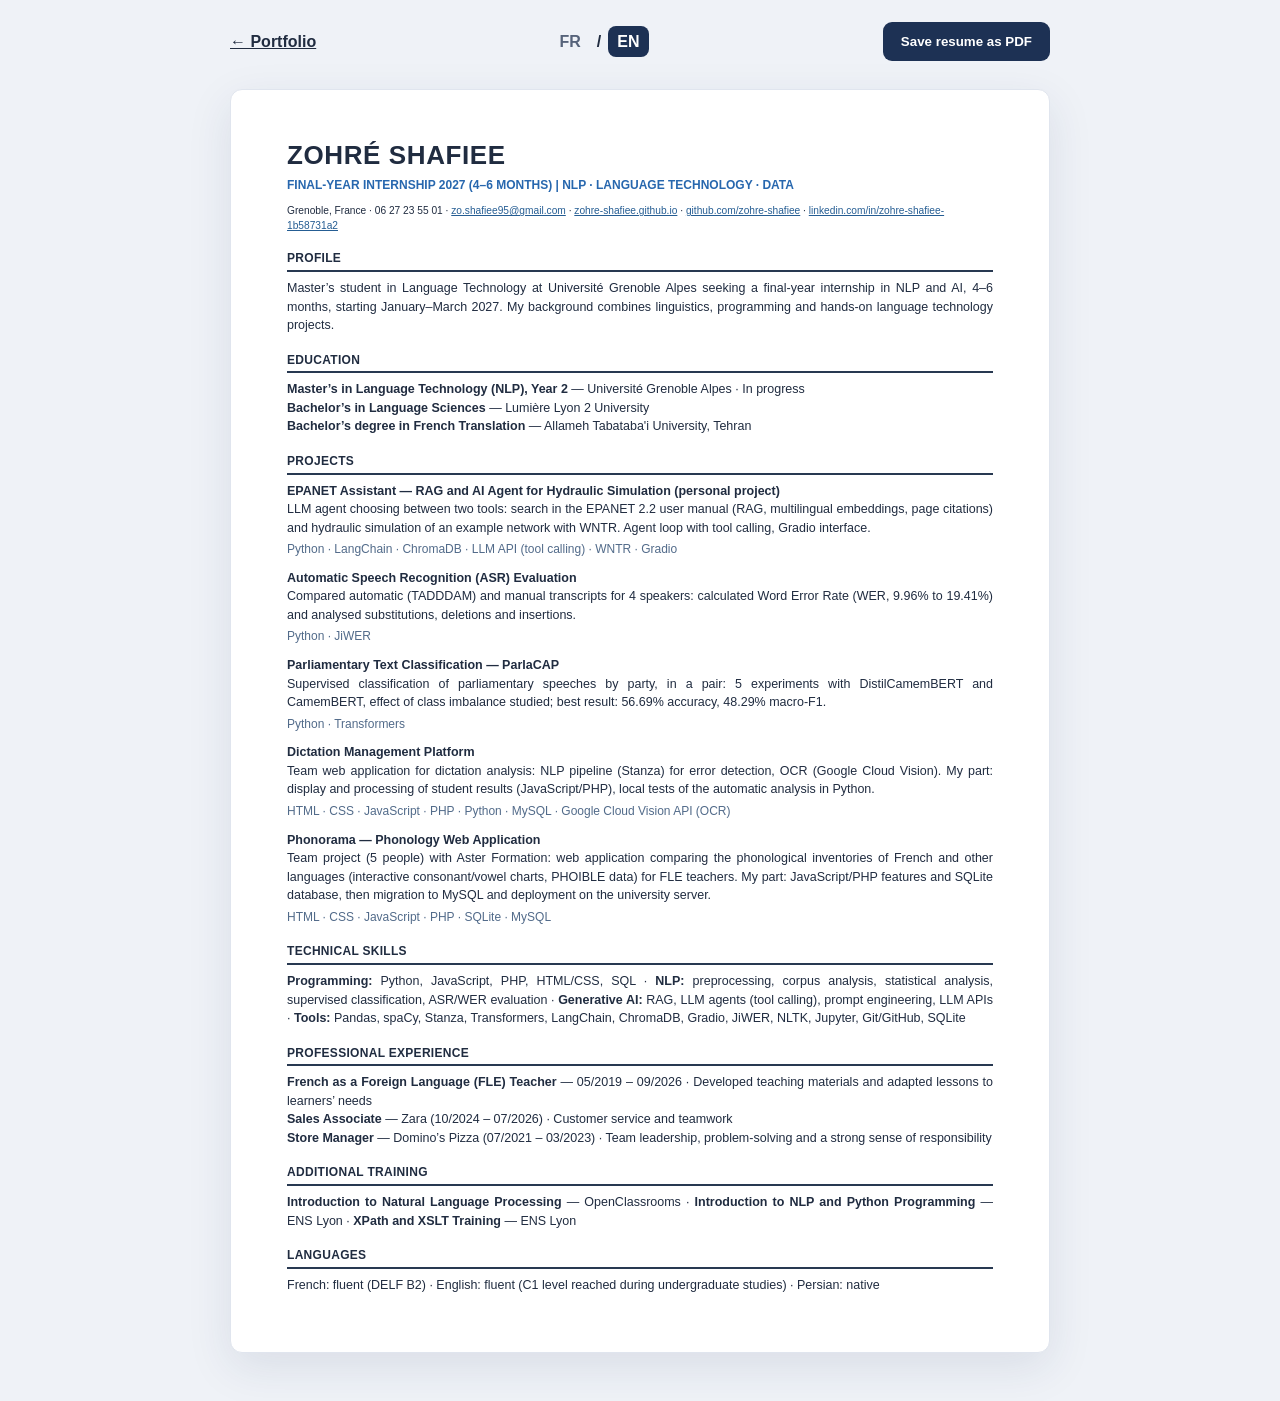
<file: cv-en.html>
<!DOCTYPE html>
<html lang="en"><head><meta charset="UTF-8"><meta name="viewport" content="width=device-width,initial-scale=1">
<title>Resume | Zohré Shafiee</title><meta name="description" content="Zohré Shafiee résumé — final-year NLP internship.">
<link rel="stylesheet" href="style.css?v=20261108-print-onepage"></head>
<body class="cv-page">
<div class="cv-actions"><a href="en.html">← Portfolio</a><nav class="lang-switch" aria-label="Language"><a href="cv.html" lang="fr">FR</a><span> / </span><a href="cv-en.html" lang="en" aria-current="page">EN</a></nav><button type="button" onclick="window.print()">Save resume as PDF</button></div>
<main class="cv-sheet" aria-label="Resume of Zohré Shafiee">
<header><h1>ZOHRÉ SHAFIEE</h1><p class="cv-subtitle">FINAL-YEAR INTERNSHIP 2027 (4–6 MONTHS) | NLP · LANGUAGE TECHNOLOGY · DATA</p>
<p>Grenoble, France · 06 27 23 55 01 · <a href="mailto:zo.shafiee95@gmail.com">zo.shafiee95@gmail.com</a> · <a href="https://zohre-shafiee.github.io/">zohre-shafiee.github.io</a> · <a href="https://github.com/zohre-shafiee">github.com/zohre-shafiee</a> · <a href="https://www.linkedin.com/in/zohr%C3%A9-shafiee-1b58731a2/">linkedin.com/in/zohre-shafiee-1b58731a2</a></p></header>
<section><h2>PROFILE</h2><p>Master’s student in Language Technology at Université Grenoble Alpes seeking a final-year internship in NLP and AI, 4–6 months, starting January–March 2027. My background combines linguistics, programming and hands-on language technology projects.</p></section>
<section><h2>EDUCATION</h2><p><strong>Master’s in Language Technology (NLP), Year 2</strong> — Université Grenoble Alpes · In progress<br><strong>Bachelor’s in Language Sciences</strong> — Lumière Lyon 2 University<br><strong>Bachelor’s degree in French Translation</strong> — Allameh Tabataba'i University, Tehran</p></section>
<section><h2>PROJECTS</h2>
<p><strong>EPANET Assistant — RAG and AI Agent for Hydraulic Simulation (personal project)</strong><br>LLM agent choosing between two tools: search in the EPANET 2.2 user manual (RAG, multilingual embeddings, page citations) and hydraulic simulation of an example network with WNTR. Agent loop with tool calling, Gradio interface.<br><span class="project-tools" style="display:inline-block;margin-top:4px;color:#526b8a;text-align:left">Python · LangChain · ChromaDB · LLM API (tool calling) · WNTR · Gradio</span></p>
<p><strong>Automatic Speech Recognition (ASR) Evaluation</strong><br>Compared automatic (TADDDAM) and manual transcripts for 4 speakers: calculated Word Error Rate (WER, 9.96% to 19.41%) and analysed substitutions, deletions and insertions.<br><span class="project-tools" style="display:inline-block;margin-top:4px;color:#526b8a;text-align:left">Python · JiWER</span></p>
<p><strong>Parliamentary Text Classification — ParlaCAP</strong><br>Supervised classification of parliamentary speeches by party, in a pair: 5 experiments with DistilCamemBERT and CamemBERT, effect of class imbalance studied; best result: 56.69% accuracy, 48.29% macro-F1.<br><span class="project-tools" style="display:inline-block;margin-top:4px;color:#526b8a;text-align:left">Python · Transformers</span></p>
<p><strong>Dictation Management Platform</strong><br>Team web application for dictation analysis: NLP pipeline (Stanza) for error detection, OCR (Google Cloud Vision). My part: display and processing of student results (JavaScript/PHP), local tests of the automatic analysis in Python.<br><span class="project-tools" style="display:inline-block;margin-top:4px;color:#526b8a;text-align:left">HTML · CSS · JavaScript · PHP · Python · MySQL · Google Cloud Vision API (OCR)</span></p>
<p><strong>Phonorama — Phonology Web Application</strong><br>Team project (5 people) with Aster Formation: web application comparing the phonological inventories of French and other languages (interactive consonant/vowel charts, PHOIBLE data) for FLE teachers. My part: JavaScript/PHP features and SQLite database, then migration to MySQL and deployment on the university server.<br><span class="project-tools" style="display:inline-block;margin-top:4px;color:#526b8a;text-align:left">HTML · CSS · JavaScript · PHP · SQLite · MySQL</span></p></section>
<section><h2>TECHNICAL SKILLS</h2><p><strong>Programming:</strong> Python, JavaScript, PHP, HTML/CSS, SQL · <strong>NLP:</strong> preprocessing, corpus analysis, statistical analysis, supervised classification, ASR/WER evaluation · <strong>Generative AI:</strong> RAG, LLM agents (tool calling), prompt engineering, LLM APIs · <strong>Tools:</strong> Pandas, spaCy, Stanza, Transformers, LangChain, ChromaDB, Gradio, JiWER, NLTK, Jupyter, Git/GitHub, SQLite</p></section>
<section><h2>PROFESSIONAL EXPERIENCE</h2><p><strong>French as a Foreign Language (FLE) Teacher</strong> — 05/2019 – 09/2026 · Developed teaching materials and adapted lessons to learners’ needs<br><strong>Sales Associate</strong> — Zara (10/2024 – 07/2026) · Customer service and teamwork<br><strong>Store Manager</strong> — Domino’s Pizza (07/2021 – 03/2023) · Team leadership, problem-solving and a strong sense of responsibility</p></section>
<section><h2>ADDITIONAL TRAINING</h2><p><strong>Introduction to Natural Language Processing</strong> — OpenClassrooms · <strong>Introduction to NLP and Python Programming</strong> — ENS Lyon · <strong>XPath and XSLT Training</strong> — ENS Lyon</p></section>
<section><h2>LANGUAGES</h2><p>French: fluent (DELF B2) · English: fluent (C1 level reached during undergraduate studies) · Persian: native</p></section>
</main></body></html>
</file>
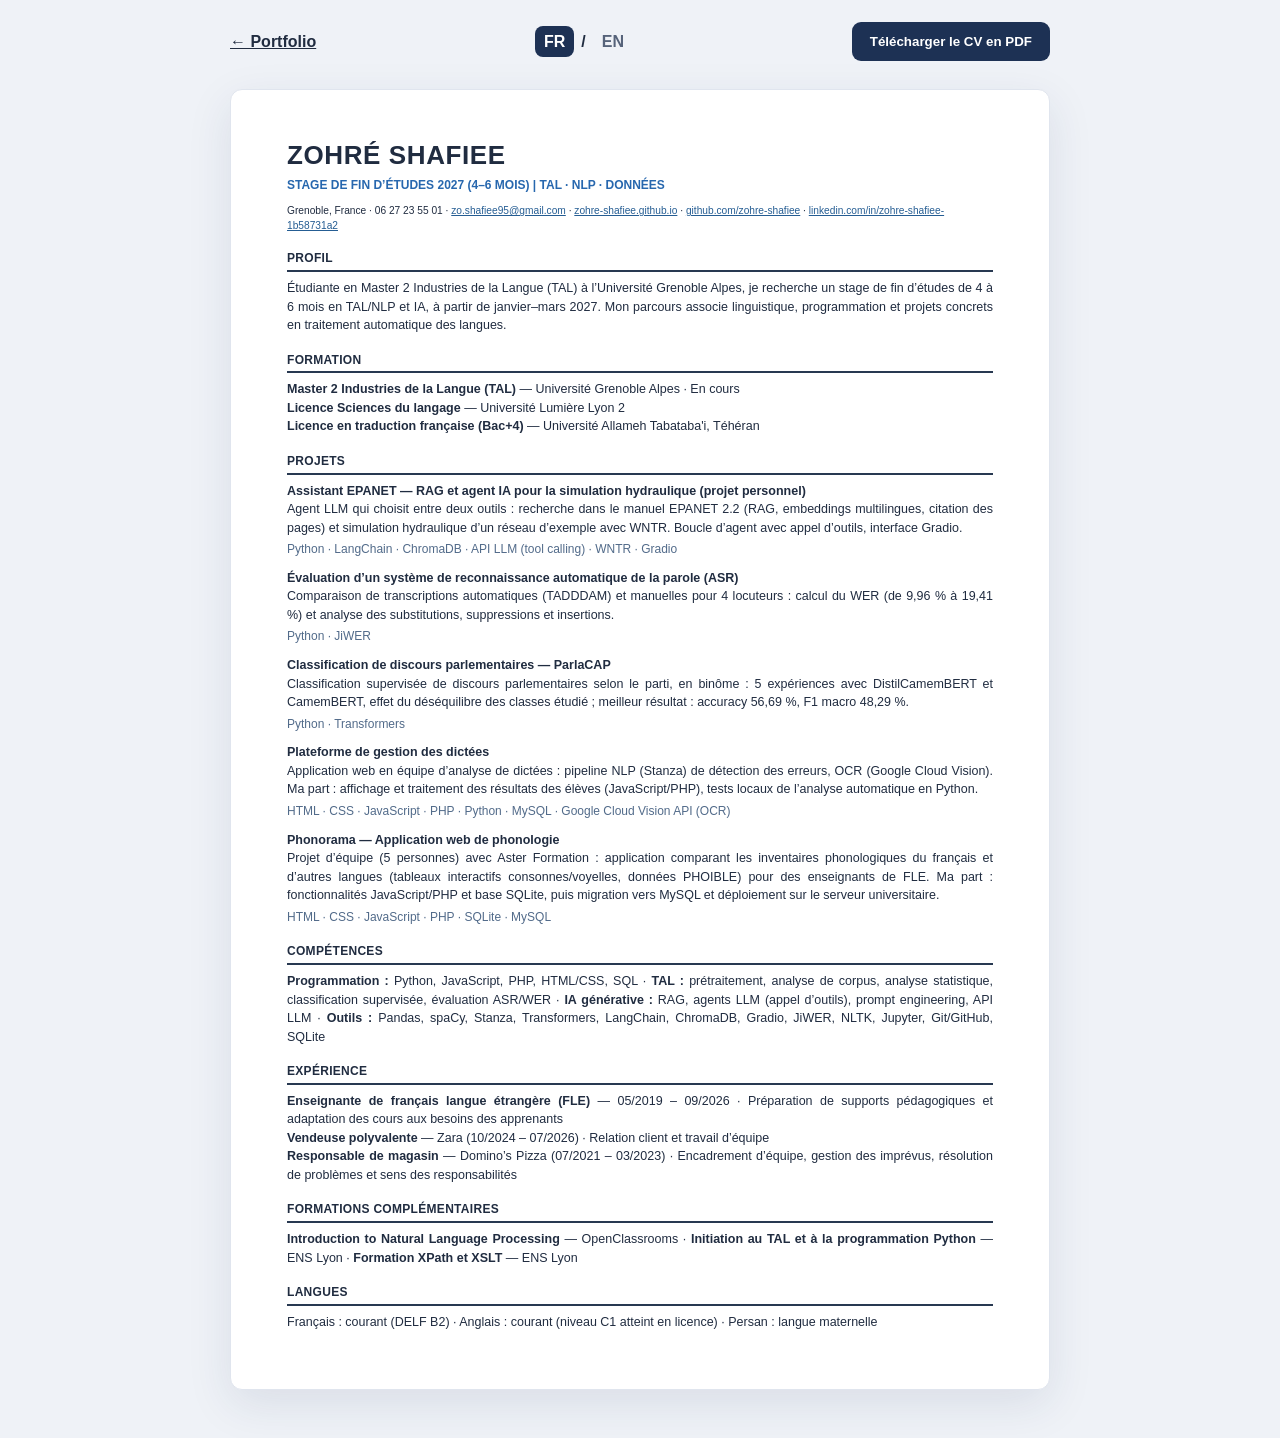
<file: cv.html>
<!DOCTYPE html>
<html lang="fr"><head><meta charset="UTF-8"><meta name="viewport" content="width=device-width,initial-scale=1">
<title>CV | Zohré Shafiee</title><meta name="description" content="CV de Zohré Shafiee — stage de fin d'études TAL/NLP.">
<link rel="stylesheet" href="style.css?v=20261108-print-onepage"></head>
<body class="cv-page">
<div class="cv-actions"><a href="index.html">← Portfolio</a><nav class="lang-switch" aria-label="Langue"><a href="cv.html" lang="fr" aria-current="page">FR</a><span> / </span><a href="cv-en.html" lang="en">EN</a></nav><button type="button" onclick="window.print()">Télécharger le CV en PDF</button></div>
<main class="cv-sheet" aria-label="Curriculum vitae de Zohré Shafiee">
<header><h1>ZOHRÉ SHAFIEE</h1><p class="cv-subtitle">STAGE DE FIN D’ÉTUDES 2027 (4–6 MOIS) | TAL · NLP · DONNÉES</p>
<p>Grenoble, France · 06 27 23 55 01 · <a href="mailto:zo.shafiee95@gmail.com">zo.shafiee95@gmail.com</a> · <a href="https://zohre-shafiee.github.io/">zohre-shafiee.github.io</a> · <a href="https://github.com/zohre-shafiee">github.com/zohre-shafiee</a> · <a href="https://www.linkedin.com/in/zohr%C3%A9-shafiee-1b58731a2/">linkedin.com/in/zohre-shafiee-1b58731a2</a></p></header>
<section><h2>PROFIL</h2><p>Étudiante en Master 2 Industries de la Langue (TAL) à l’Université Grenoble Alpes, je recherche un stage de fin d’études de 4 à 6 mois en TAL/NLP et IA, à partir de janvier–mars 2027. Mon parcours associe linguistique, programmation et projets concrets en traitement automatique des langues.</p></section>
<section><h2>FORMATION</h2><p><strong>Master 2 Industries de la Langue (TAL)</strong> — Université Grenoble Alpes · En cours<br><strong>Licence Sciences du langage</strong> — Université Lumière Lyon 2<br><strong>Licence en traduction française (Bac+4)</strong> — Université Allameh Tabataba'i, Téhéran</p></section>
<section><h2>PROJETS</h2>
<p><strong>Assistant EPANET — RAG et agent IA pour la simulation hydraulique (projet personnel)</strong><br>Agent LLM qui choisit entre deux outils : recherche dans le manuel EPANET 2.2 (RAG, embeddings multilingues, citation des pages) et simulation hydraulique d’un réseau d’exemple avec WNTR. Boucle d’agent avec appel d’outils, interface Gradio.<br><span class="project-tools" style="display:inline-block;margin-top:4px;color:#526b8a;text-align:left">Python · LangChain · ChromaDB · API LLM (tool calling) · WNTR · Gradio</span></p>
<p><strong>Évaluation d’un système de reconnaissance automatique de la parole (ASR)</strong><br>Comparaison de transcriptions automatiques (TADDDAM) et manuelles pour 4 locuteurs : calcul du WER (de 9,96 % à 19,41 %) et analyse des substitutions, suppressions et insertions.<br><span class="project-tools" style="display:inline-block;margin-top:4px;color:#526b8a;text-align:left">Python · JiWER</span></p>
<p><strong>Classification de discours parlementaires — ParlaCAP</strong><br>Classification supervisée de discours parlementaires selon le parti, en binôme : 5 expériences avec DistilCamemBERT et CamemBERT, effet du déséquilibre des classes étudié ; meilleur résultat : accuracy 56,69 %, F1 macro 48,29 %.<br><span class="project-tools" style="display:inline-block;margin-top:4px;color:#526b8a;text-align:left">Python · Transformers</span></p>
<p><strong>Plateforme de gestion des dictées</strong><br>Application web en équipe d’analyse de dictées : pipeline NLP (Stanza) de détection des erreurs, OCR (Google Cloud Vision). Ma part : affichage et traitement des résultats des élèves (JavaScript/PHP), tests locaux de l’analyse automatique en Python.<br><span class="project-tools" style="display:inline-block;margin-top:4px;color:#526b8a;text-align:left">HTML · CSS · JavaScript · PHP · Python · MySQL · Google Cloud Vision API (OCR)</span></p>
<p><strong>Phonorama — Application web de phonologie</strong><br>Projet d’équipe (5 personnes) avec Aster Formation : application comparant les inventaires phonologiques du français et d’autres langues (tableaux interactifs consonnes/voyelles, données PHOIBLE) pour des enseignants de FLE. Ma part : fonctionnalités JavaScript/PHP et base SQLite, puis migration vers MySQL et déploiement sur le serveur universitaire.<br><span class="project-tools" style="display:inline-block;margin-top:4px;color:#526b8a;text-align:left">HTML · CSS · JavaScript · PHP · SQLite · MySQL</span></p></section>
<section><h2>COMPÉTENCES</h2><p><strong>Programmation :</strong> Python, JavaScript, PHP, HTML/CSS, SQL · <strong>TAL :</strong> prétraitement, analyse de corpus, analyse statistique, classification supervisée, évaluation ASR/WER · <strong>IA générative :</strong> RAG, agents LLM (appel d’outils), prompt engineering, API LLM · <strong>Outils :</strong> Pandas, spaCy, Stanza, Transformers, LangChain, ChromaDB, Gradio, JiWER, NLTK, Jupyter, Git/GitHub, SQLite</p></section>
<section><h2>EXPÉRIENCE</h2><p><strong>Enseignante de français langue étrangère (FLE)</strong> — 05/2019 – 09/2026 · Préparation de supports pédagogiques et adaptation des cours aux besoins des apprenants<br><strong>Vendeuse polyvalente</strong> — Zara (10/2024 – 07/2026) · Relation client et travail d’équipe<br><strong>Responsable de magasin</strong> — Domino’s Pizza (07/2021 – 03/2023) · Encadrement d’équipe, gestion des imprévus, résolution de problèmes et sens des responsabilités</p></section>
<section><h2>FORMATIONS COMPLÉMENTAIRES</h2><p><strong>Introduction to Natural Language Processing</strong> — OpenClassrooms · <strong>Initiation au TAL et à la programmation Python</strong> — ENS Lyon · <strong>Formation XPath et XSLT</strong> — ENS Lyon</p></section>
<section><h2>LANGUES</h2><p>Français : courant (DELF B2) · Anglais : courant (niveau C1 atteint en licence) · Persan : langue maternelle</p></section>
</main></body></html>
</file>
<file: style.css>
@import url('https://fonts.googleapis.com/css2?family=DM+Sans:wght@400;500;600;700&family=Playfair+Display:wght@600;700&display=swap');
:root{--cream:#FAF7F0;--sand:#EEE7DB;--blue:#527AA7;--lightblue:#A7BED9;--navy:#1D3154;--muted:#56637A;--white:#fff;--line:#E4E6EC}
*{box-sizing:border-box}
html{scroll-behavior:smooth;scroll-padding-top:92px}
body{margin:0;font-family:'DM Sans',Arial,sans-serif;line-height:1.65;color:var(--navy);background:var(--cream)}
a{color:inherit;text-decoration:none}
a:focus-visible,button:focus-visible{outline:3px solid var(--blue);outline-offset:4px}
.container{width:min(1120px,90%);margin:auto}
.hero{min-height:690px;padding:14px 0 65px;background:radial-gradient(ellipse at 15% 35%,#e3eafa 0%,transparent 42%),linear-gradient(115deg,#fffdf8 0%,#f1f2fc 65%,#e5eaf9 100%)}
.navbar{width:min(1120px,90%);margin:auto;display:flex;justify-content:space-between;align-items:center;gap:20px;padding:18px 0;border-bottom:1px solid rgba(29,49,84,.08)}
.logo{font-family:'Playfair Display',Georgia,serif;font-weight:700;font-size:1.45rem;white-space:nowrap}
.nav-links{list-style:none;display:flex;gap:24px;padding:0;margin:0;flex-wrap:wrap}
.nav-links a{font-size:.94rem;font-weight:600;transition:color .2s}
.nav-links a:hover{color:#527AA7}
.hero-content{width:min(1120px,90%);margin:88px auto 0;display:grid;grid-template-columns:1.4fr .8fr;gap:55px;align-items:center}
.tag{display:inline-flex;padding:8px 16px;color:#466ca1;background:#e8ecfc;border:1px solid #d8e0f6;border-radius:999px;font-size:.86rem;font-weight:600;margin-bottom:15px}
.hero-text h1{font-family:'Playfair Display',Georgia,serif;font-size:clamp(2.35rem,4vw,3.9rem);line-height:1.18;letter-spacing:-.025em;margin:12px 0 22px;max-width:750px}
.hero-text p{max-width:670px;font-size:1.08rem;color:var(--muted)}
.hero-buttons{margin-top:30px;display:flex;gap:14px;flex-wrap:wrap}
.btn{display:inline-flex;justify-content:center;align-items:center;padding:13px 23px;border-radius:14px;font-weight:700;box-shadow:0 5px 15px rgba(29,49,84,.06);transition:transform .2s,box-shadow .2s}
.btn:hover{transform:translateY(-3px);box-shadow:0 12px 24px rgba(29,49,84,.12)}
.primary{background:var(--navy);color:white}.secondary{background:rgba(255,255,255,.84);border:1px solid #d8dfed;color:var(--navy)}
.hero-card{max-width:380px;justify-self:center;width:100%;background:rgba(255,255,255,.84);border:1px solid #e5e8f0;padding:32px 25px;border-radius:28px;text-align:center;box-shadow:0 20px 60px rgba(43,62,95,.11)}
.hero-card h3{font-family:'Playfair Display',Georgia,serif;font-size:1.6rem;margin:12px 0 5px}
.hero-card p{color:var(--muted);font-size:.93rem;margin:7px 0}
.avatar{width:172px;height:172px;margin:0 auto 16px;border-radius:50%;background:#e1e7f0;box-shadow:0 12px 32px rgba(29,49,84,.13)}
.avatar-photo{display:block;object-fit:cover;object-position:center 27%;border:5px solid white}
.section{padding:66px 0}.section h2{font-family:'Playfair Display',Georgia,serif;font-size:2.15rem;line-height:1.2;margin:0 0 28px}
#about{max-width:850px}#about p{font-size:1.07rem;color:#4d5d75}
.cards-grid{display:grid;grid-template-columns:repeat(2,minmax(0,1fr));gap:18px}
.card,.project-card,.contact-box,.timeline-item{background:var(--white);border:1px solid var(--line);border-radius:22px;padding:26px;box-shadow:0 9px 30px rgba(29,49,84,.045)}
.card{border-top:3px solid #b8c9e4}
.card h3,.project-card h3,.timeline-item h3{margin:0 0 10px;color:var(--navy);font-size:1.18rem}
.card p,.project-card p,.timeline-item p{color:var(--muted);margin:8px 0}
#projects{display:grid;grid-template-columns:repeat(3,minmax(0,1fr));gap:16px}
#projects h2{grid-column:1/-1}
.project-card{margin:0;display:flex;flex-direction:column;align-items:flex-start;transition:transform .25s,box-shadow .25s,border-color .25s}
.project-card:hover,.card:hover{transform:translateY(-5px);border-color:#b7c9e1;box-shadow:0 18px 40px rgba(29,49,84,.11)}
.project-card h3{font-family:'Playfair Display',Georgia,serif;font-size:1.31rem}
.project-card p:last-child{margin-top:auto;padding-top:16px;font-weight:700;color:#315e9b}
.project-card p:last-child a:hover{text-decoration:underline}
.badge{display:inline-flex;margin:9px 6px 0 0;padding:5px 11px;border-radius:99px;background:#edf1fb;color:#365a8f;font-size:.82rem;font-weight:600}
.timeline{display:grid;grid-template-columns:repeat(3,minmax(0,1fr));gap:16px}
.timeline-item{border-left:4px solid var(--lightblue)}
.contact-box{background:linear-gradient(120deg,#fff,#eef2fb)}
.contact-box p{margin:10px 0;overflow-wrap:anywhere}
.contact-box a{color:#315e9b;text-decoration:underline;text-underline-offset:3px}
.reveal{opacity:0;transform:translateY(24px);transition:opacity .7s ease,transform .7s ease}.reveal.visible{opacity:1;transform:translateY(0)}
#backToTop{position:fixed;right:22px;bottom:22px;border:0;border-radius:50%;background:var(--navy);color:white;width:46px;height:46px;font-size:1.2rem;cursor:pointer;display:none;box-shadow:0 8px 20px rgba(29,49,84,.2)}
#backToTop.show{display:block}
@media(max-width:940px){.hero-content{grid-template-columns:1fr 300px;gap:22px}.nav-links{gap:14px}#projects{grid-template-columns:1fr 1fr}.timeline{grid-template-columns:1fr 1fr}}
@media(max-width:680px){.navbar{flex-direction:column;gap:12px}.nav-links{justify-content:center;gap:12px}.hero{min-height:0;padding-bottom:48px}.hero-content{grid-template-columns:1fr;margin:44px auto 0}.hero-text h1{font-size:2.35rem}.hero-card{margin-top:15px}.section{padding:45px 0}.cards-grid,#projects,.timeline{grid-template-columns:1fr}.section h2{font-size:1.85rem}}
@media(prefers-reduced-motion:reduce){*,*::before,*::after{scroll-behavior:auto!important;transition:none!important}.reveal{opacity:1;transform:none}}

/* Hero layout inspired by the approved cream-and-blue mockup */
.hero-content{grid-template-columns:minmax(220px,.85fr) minmax(320px,1.3fr) minmax(210px,.85fr);gap:28px}
.hero-photo-wrap{position:relative;min-height:440px;display:flex;align-items:center;justify-content:center}
.hero-photo-shape{position:absolute;border-radius:35px;z-index:0}
.shape-one{width:90%;height:84%;top:5%;left:0;background:#dfe8fa;transform:rotate(-7deg)}
.shape-two{width:83%;height:85%;bottom:3%;right:0;background:#eee7db;transform:rotate(7deg)}
.hero-portrait{position:relative;z-index:1;display:block;width:100%;max-width:315px;aspect-ratio:3/4;object-fit:cover;object-position:center 20%;border-radius:28px;border:6px solid rgba(255,255,255,.8);box-shadow:0 20px 40px rgba(29,49,84,.16)}
.hero-card.info-card{text-align:left;max-width:330px;padding:24px}
.info-item+.info-item{border-top:1px solid #e8ebf2;margin-top:15px;padding-top:15px}
.info-card .info-item h3{font-family:'DM Sans',Arial,sans-serif;font-size:.98rem;margin:0 0 3px}
.info-card .info-item p{font-size:.9rem;margin:0;color:#56637a}
@media(max-width:1050px){.hero-content{grid-template-columns:minmax(210px,.8fr) minmax(280px,1.2fr)}.info-card{grid-column:1/-1;justify-self:stretch!important;max-width:none!important;display:grid;grid-template-columns:repeat(2,minmax(0,1fr));gap:15px}.info-item+.info-item{margin:0;padding:0;border:0}}
@media(max-width:680px){.hero-content{grid-template-columns:1fr}.hero-photo-wrap{order:1;max-width:300px;width:100%;margin:0 auto}.hero-text{order:2}.hero-card.info-card{order:3;display:block}.info-item+.info-item{border-top:1px solid #e8ebf2;margin-top:15px;padding-top:15px}}

/* Portfolio refinements */
.nav-links .nav-cv{padding:8px 13px;border-radius:10px;background:var(--navy);color:white}
.nav-links .nav-cv:hover{color:white;background:#365a8f}
#projects{grid-template-columns:repeat(2,minmax(0,1fr));gap:22px}
.project-card{min-height:285px}
.project-card strong{color:var(--navy)}
.project-card p:last-child{display:flex;flex-wrap:wrap;gap:8px 14px}
@media(max-width:680px){#projects{grid-template-columns:1fr}.project-card{min-height:0}}
/* Readable, printable CV */
.cv-page{background:#eff2f7;color:#202c40;font-family:Arial,sans-serif;line-height:1.32}
.cv-actions{width:min(800px,94%);margin:22px auto;display:flex;justify-content:space-between;align-items:center;gap:14px}
.cv-actions a{font-weight:700;text-decoration:underline}
.cv-actions button{border:0;border-radius:9px;background:#1d3154;color:#fff;padding:12px 18px;font-weight:700;cursor:pointer}
.cv-sheet{max-width:800px;min-height:1060px;background:#fff;margin:0 auto 40px;padding:36px 45px 34px;box-shadow:0 12px 35px #dce2eb;font-size:11.2px}
.cv-sheet header{margin-bottom:12px}
.cv-sheet h1{font-size:26px;letter-spacing:.6px;margin:0 0 3px}
.cv-sheet .cv-subtitle{font-size:12px;color:#2767ae;font-weight:700;margin:0 0 8px}
.cv-sheet header p:last-child{margin:0;font-size:10.2px}
.cv-sheet a{text-decoration:underline;color:#255d93}
.cv-sheet section{margin:12px 0}
.cv-sheet h2{font-size:12px;border-bottom:2px solid #283951;margin:0 0 5px;padding:0 0 2px;letter-spacing:.3px}
.cv-sheet section p{margin:5px 0 8px}
.cv-sheet em{color:#52637b;font-style:normal}
@media(max-width:680px){.cv-sheet{min-height:0;padding:25px 20px;width:96%;font-size:11px}}
@page{size:A4;margin:10mm}
@media print{.cv-page{background:white}.cv-actions{display:none}.cv-sheet{max-width:none;min-height:0;margin:0;padding:0;box-shadow:none;font-size:9.9px}.cv-sheet h1{font-size:24px}.cv-sheet section{margin:7px 0}.cv-sheet h2{font-size:11px}.cv-sheet section p{margin:4px 0 6px}a{color:inherit!important}}

/* CV reading layout: centered paper, comfortable margins and justified prose */
body.cv-page .cv-sheet{
  width:min(820px,calc(100% - 56px));
  max-width:820px;
  margin:28px auto 48px;
  padding:46px 56px;
  background:#fff;
  border:1px solid #e0e5ee;
  border-radius:12px;
  box-shadow:0 14px 45px rgba(29,49,84,.10);
  font-size:12.5px;
  line-height:1.48;
}
body.cv-page .cv-sheet section p{
  text-align:justify;
  text-justify:inter-word;
  hyphens:auto;
  margin:7px 0 10px;
}
body.cv-page .cv-sheet h2{margin-top:17px;margin-bottom:7px}
body.cv-page .cv-sheet header p{text-align:left}
body.cv-page .cv-actions{width:min(820px,calc(100% - 56px))}
@media(max-width:680px){
  body.cv-page .cv-sheet{width:calc(100% - 24px);padding:25px 21px;margin:16px auto 28px;border-radius:9px}
  body.cv-page .cv-actions{width:calc(100% - 24px)}
}
@media print{
  body.cv-page .cv-sheet{
    width:100%;max-width:none;margin:0;padding:0;border:0;border-radius:0;
    box-shadow:none;font-size:9.5pt;line-height:1.25;
  }
  body.cv-page .cv-sheet section p{margin:4px 0 4px}
  body.cv-page .cv-sheet h2{margin:8px 0 4px}
}

/* Separate tool list on CV project entries */
.cv-sheet .project-tools{display:block;margin-top:3px;color:#526b8a;font-size:.96em;font-weight:500;text-align:left}
@media print{.cv-sheet .project-tools{margin-top:2px}}

/* CV: justify body text consistently, including project descriptions and print/PDF */
body.cv-page .cv-sheet section p{
  text-align:justify !important;
  text-align-last:left;
  text-justify:inter-word;
  hyphens:auto;
}
body.cv-page .cv-sheet section p strong,
body.cv-page .cv-sheet section p .project-tools{white-space:normal}
@media print{
  body.cv-page .cv-sheet section p{text-align:justify !important;text-align-last:left}
}

/* Bilingual navigation */
.navbar .lang-switch{flex-shrink:0;white-space:nowrap;font-size:.88rem;font-weight:700;display:flex;align-items:center;gap:7px}
.lang-switch a{padding:5px 7px;border-radius:8px;color:var(--muted);text-decoration:none}
.lang-switch a[aria-current="page"]{background:var(--navy);color:white}
.lang-switch a:not([aria-current="page"]):hover{background:#e6ecf8;color:var(--navy)}
.cv-actions .lang-switch{display:flex;align-items:center;gap:7px;font-weight:700}
.cv-actions .lang-switch a{padding:5px 9px;text-decoration:none}
@media(max-width:940px){.navbar{flex-wrap:wrap}.navbar .lang-switch{margin-left:auto}}
@media(max-width:680px){.navbar .lang-switch{margin:0 auto}.cv-actions{flex-wrap:wrap;justify-content:center}.cv-actions .lang-switch{order:1}}

/* Separate personal contribution from project summary */
.project-card .project-contribution{margin-top:12px;margin-bottom:12px}
.project-card .project-contribution strong{display:inline}

/* Education cards: keyboard-accessible clickable links */
.education-link{display:block;color:inherit;text-decoration:none;cursor:pointer;transition:transform .25s,box-shadow .25s,border-color .25s}
.education-link:hover,.education-link:focus-visible{transform:translateY(-5px);border-color:#9fb9d9;box-shadow:0 18px 40px rgba(29,49,84,.11)}
.education-link:focus-visible{outline:3px solid #315e9b;outline-offset:4px}
.education-link h3,.education-link p{text-decoration:none}


/* CV print: lighter top of the page (space above and inside the header) */
@media print{
  body.cv-page .cv-sheet{padding:3mm 5mm 0}
  body.cv-page .cv-sheet h1{margin:0 0 6px}
  body.cv-page .cv-sheet header p{margin:5px 0}
  body.cv-page .cv-sheet header{margin-bottom:14px}
  body.cv-page .cv-sheet h2{font-size:11pt}
}
</file>
